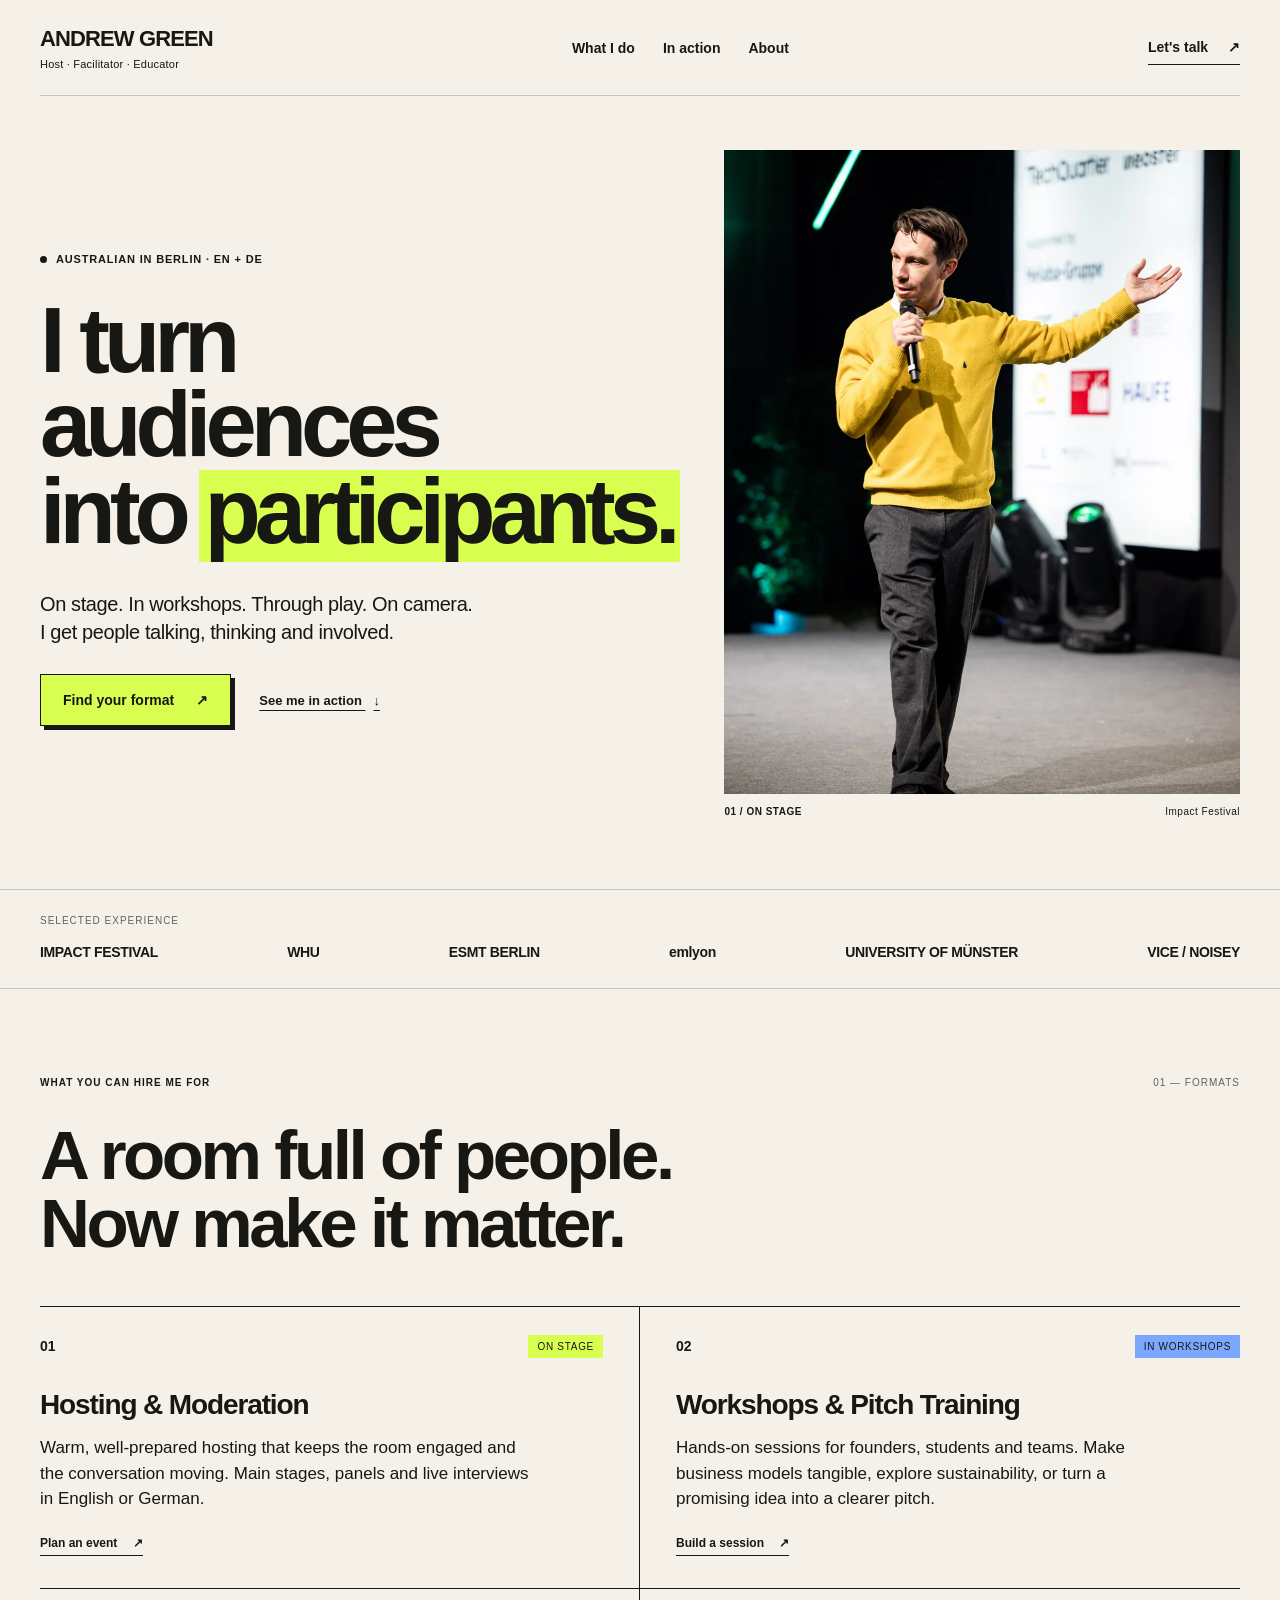
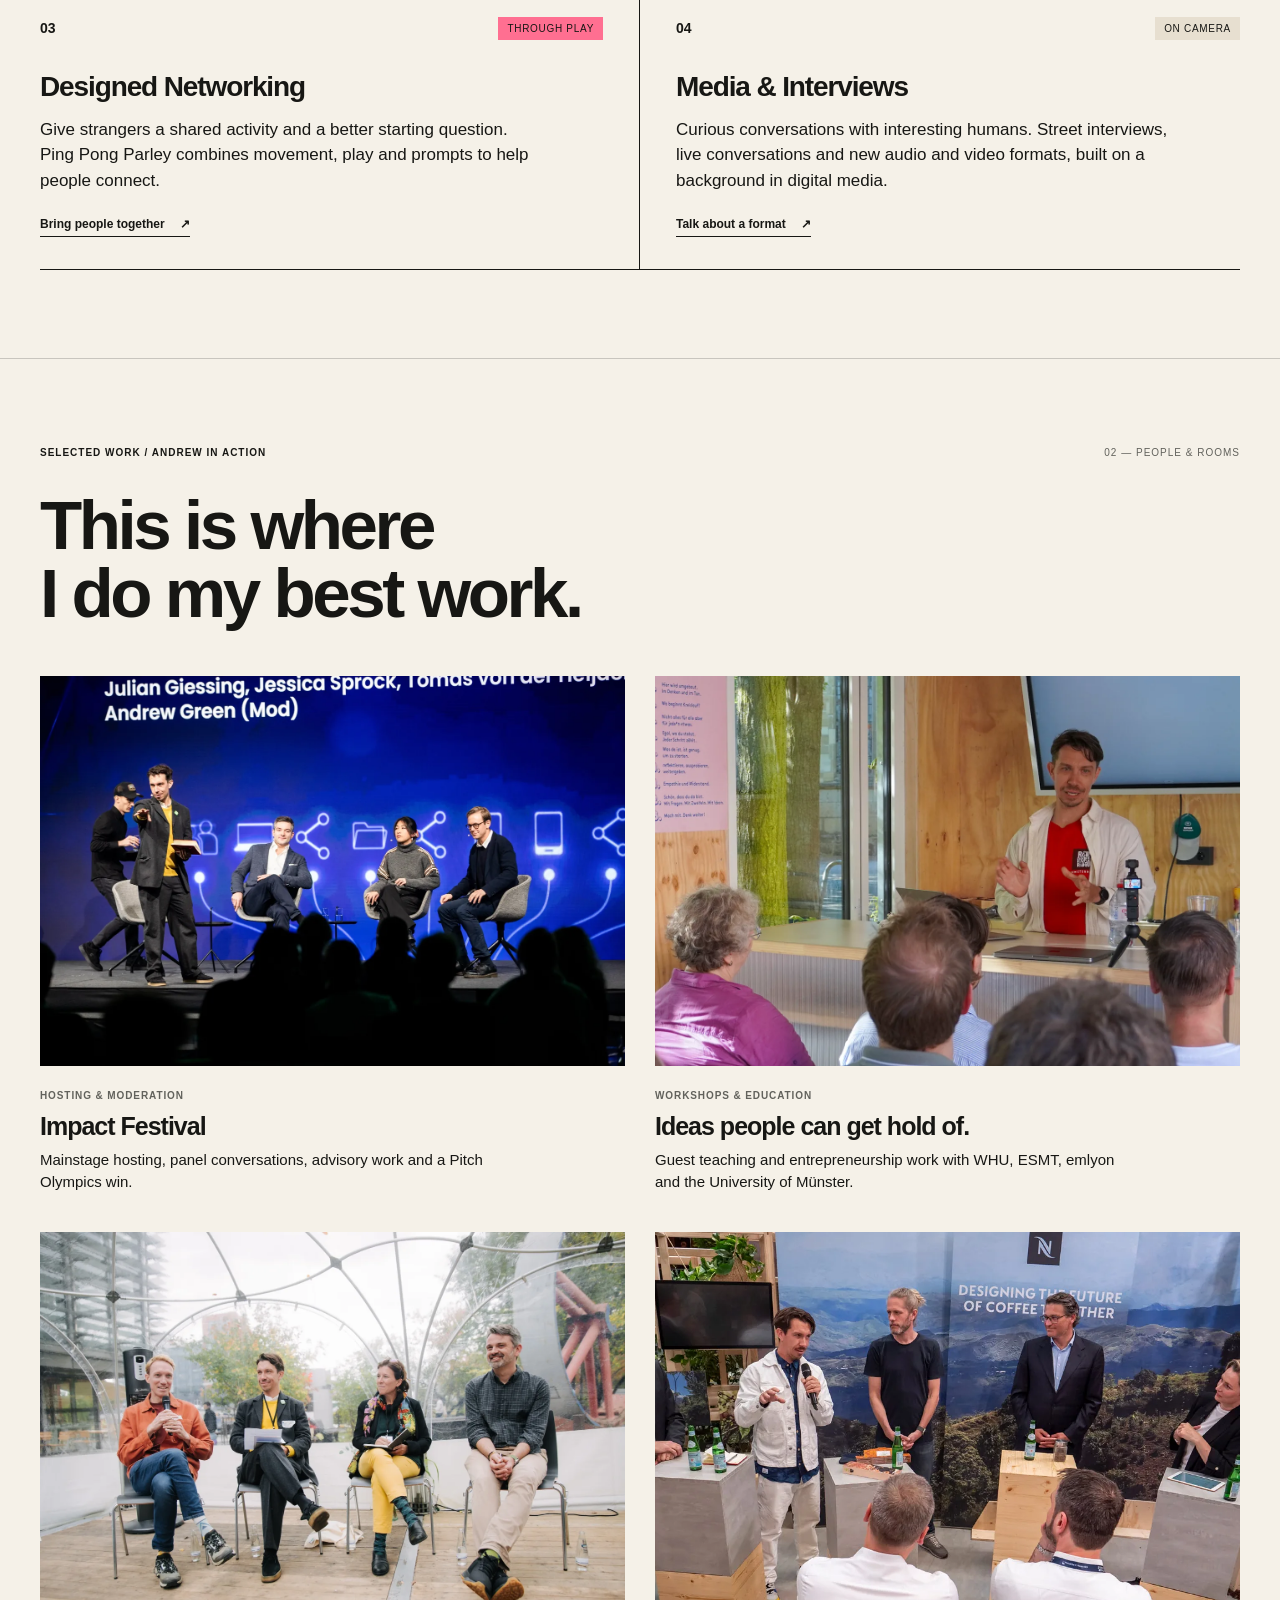
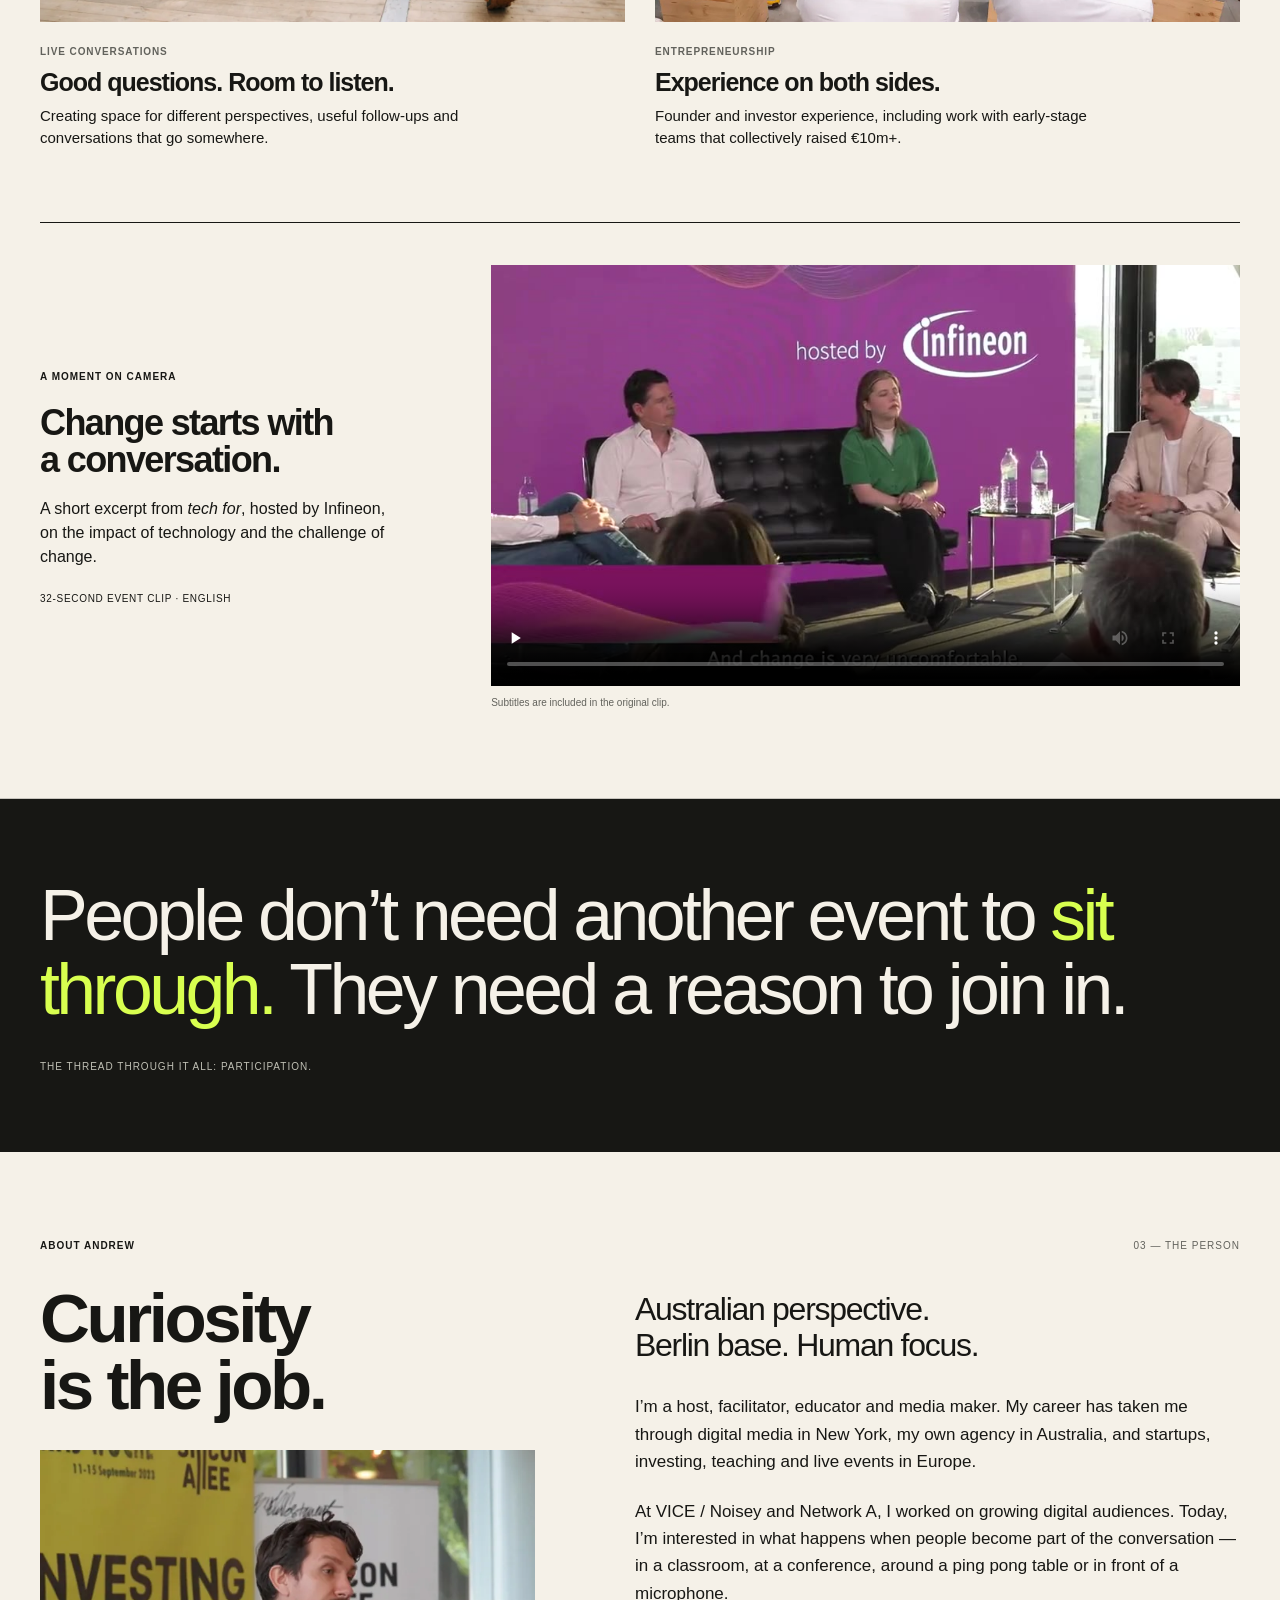
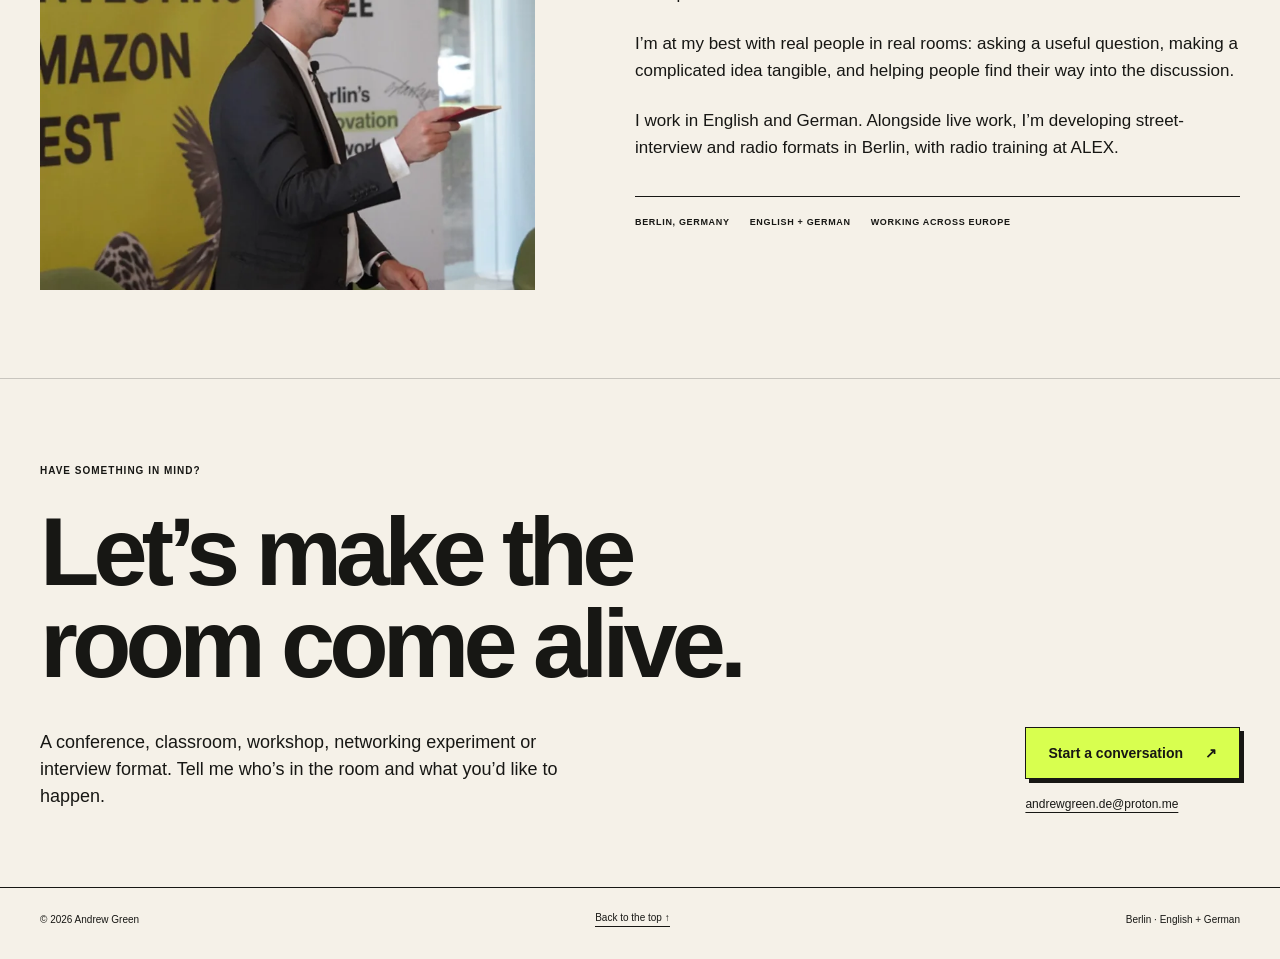
<file: index.html>
<!doctype html>
<html lang="en">
<head>
  <meta charset="utf-8">
  <meta name="viewport" content="width=device-width, initial-scale=1">
  <meta name="description" content="Andrew Green — Berlin-based host, facilitator and educator. Hosting, workshops, pitch training and designed networking in English and German.">
  <meta property="og:title" content="Andrew Green — I turn audiences into participants.">
  <meta property="og:description" content="On stage. In workshops. Through play. On camera. Host, facilitator and educator working in English and German.">
  <meta property="og:type" content="website">
  <meta property="og:url" content="https://konichiwang.github.io/andrew-green/">
  <meta property="og:image" content="https://konichiwang.github.io/andrew-green/assets/impact-stage.webp">
  <meta name="theme-color" content="#f5f1e8">
  <title>Andrew Green — Host · Facilitator · Educator</title>
  <link rel="stylesheet" href="styles.css">
</head>
<body>
  <a class="skip-link" href="#main">Skip to content</a>
  <header class="wrap">
    <nav class="nav" aria-label="Main navigation">
      <a class="name" href="#main">ANDREW GREEN<span>Host · Facilitator · Educator</span></a>
      <div class="navlinks"><a href="#work">What I do</a><a href="#proof">In action</a><a href="#about">About</a></div>
      <a class="nav-contact" href="#contact">Let's talk <span aria-hidden="true">↗</span></a>
    </nav>
  </header>
  <main id="main">
    <section class="hero wrap" aria-labelledby="hero-title">
      <div class="hero-content">
        <div class="eyebrow"><span class="dot" aria-hidden="true"></span>Australian in Berlin · EN + DE</div>
        <h1 id="hero-title">I turn<br>audiences<br>into <span>participants.</span></h1>
        <p class="hero-copy">On stage. In workshops. Through play. On camera. I get people talking, thinking and involved.</p>
        <div class="hero-actions"><a class="button" href="#work">Find your format <span aria-hidden="true">↗</span></a><a class="text-link" href="#proof">See me in action <span aria-hidden="true">↓</span></a></div>
      </div>
      <figure class="hero-photo">
        <img src="assets/hero-host.webp" width="1000" height="1500" alt="Andrew Green hosting on the Impact Festival stage, microphone in hand and gesturing to the room." fetchpriority="high">
        <figcaption><span>01 / ON STAGE</span><span>Impact Festival</span></figcaption>
      </figure>
    </section>
    <div class="experience-strip wrap">
      <p>Selected experience</p>
      <ul aria-label="Selected organisations"><li>IMPACT FESTIVAL</li><li>WHU</li><li>ESMT BERLIN</li><li>emlyon</li><li>UNIVERSITY OF MÜNSTER</li><li>VICE / NOISEY</li></ul>
    </div>
    <section class="section wrap" id="work" aria-labelledby="work-title">
      <div class="section-heading"><div class="kicker">What you can hire me for</div><span class="section-index" aria-hidden="true">01 — FORMATS</span></div>
      <h2 id="work-title">A room full of people.<br>Now make it matter.</h2>
      <div class="services">
        <article class="service"><div class="service-top"><span class="num">01</span><span class="service-tag">ON STAGE</span></div><h3>Hosting &amp; Moderation</h3><p>Warm, well-prepared hosting that keeps the room engaged and the conversation moving. Main stages, panels and live interviews in English or German.</p><a class="service-link" href="#contact">Plan an event <span aria-hidden="true">↗</span></a></article>
        <article class="service"><div class="service-top"><span class="num">02</span><span class="service-tag">IN WORKSHOPS</span></div><h3>Workshops &amp; Pitch Training</h3><p>Hands-on sessions for founders, students and teams. Make business models tangible, explore sustainability, or turn a promising idea into a clearer pitch.</p><a class="service-link" href="#contact">Build a session <span aria-hidden="true">↗</span></a></article>
        <article class="service"><div class="service-top"><span class="num">03</span><span class="service-tag">THROUGH PLAY</span></div><h3>Designed Networking</h3><p>Give strangers a shared activity and a better starting question. Ping Pong Parley combines movement, play and prompts to help people connect.</p><a class="service-link" href="#contact">Bring people together <span aria-hidden="true">↗</span></a></article>
        <article class="service"><div class="service-top"><span class="num">04</span><span class="service-tag">ON CAMERA</span></div><h3>Media &amp; Interviews</h3><p>Curious conversations with interesting humans. Street interviews, live conversations and new audio and video formats, built on a background in digital media.</p><a class="service-link" href="#contact">Talk about a format <span aria-hidden="true">↗</span></a></article>
      </div>
    </section>
    <section class="section wrap" id="proof" aria-labelledby="proof-title">
      <div class="section-heading"><div class="kicker">Selected work / Andrew in action</div><span class="section-index" aria-hidden="true">02 — PEOPLE &amp; ROOMS</span></div>
      <h2 id="proof-title">This is where<br>I do my best work.</h2>
      <div class="work-grid">
        <figure class="work-card"><div class="image-frame"><img src="assets/impact-panel.webp" width="1400" height="933" alt="Andrew moderating a panel on a blue-lit Impact Festival stage." loading="lazy"></div><figcaption><span class="card-label">HOSTING &amp; MODERATION</span><h3>Impact Festival</h3><p>Mainstage hosting, panel conversations, advisory work and a Pitch Olympics win.</p></figcaption></figure>
        <figure class="work-card"><div class="image-frame"><img src="assets/workshop.webp" width="1400" height="868" alt="Andrew explaining an idea to a small group seated around a table in Münster." loading="lazy"></div><figcaption><span class="card-label">WORKSHOPS &amp; EDUCATION</span><h3>Ideas people can get hold of.</h3><p>Guest teaching and entrepreneurship work with WHU, ESMT, emlyon and the University of Münster.</p></figcaption></figure>
        <figure class="work-card"><div class="image-frame"><img src="assets/live-conversation.webp" width="1400" height="933" alt="Andrew listening to a fellow panellist during a live conversation in a transparent outdoor pavilion." loading="lazy"></div><figcaption><span class="card-label">LIVE CONVERSATIONS</span><h3>Good questions. Room to listen.</h3><p>Creating space for different perspectives, useful follow-ups and conversations that go somewhere.</p></figcaption></figure>
        <figure class="work-card"><div class="image-frame"><img src="assets/founder-session.webp" width="1200" height="630" alt="Andrew holding a microphone during an informal founder discussion with speakers and an audience." loading="lazy"></div><figcaption><span class="card-label">ENTREPRENEURSHIP</span><h3>Experience on both sides.</h3><p>Founder and investor experience, including work with early-stage teams that collectively raised €10m+.</p></figcaption></figure>
      </div>
      <div class="video-feature">
        <div class="video-copy"><div class="kicker">A moment on camera</div><h3>Change starts with<br>a conversation.</h3><p>A short excerpt from <i>tech for</i>, hosted by Infineon, on the impact of technology and the challenge of change.</p><span class="clip-label">32-second event clip · English</span></div>
        <div class="video-frame"><video controls playsinline preload="none" poster="assets/conversation-poster.jpg" width="960" height="540" aria-label="Andrew in a tech for conversation about change, hosted by Infineon"><source src="assets/conversation-clip.mp4" type="video/mp4">Your browser cannot play this clip. <a href="assets/conversation-clip.mp4">Download the video</a>.</video><p class="video-caption">Subtitles are included in the original clip.</p></div>
      </div>
    </section>
    <section class="statement" aria-label="My approach"><div class="wrap"><p>People don’t need another event to <em>sit through.</em> They need a reason to join in.</p><span>THE THREAD THROUGH IT ALL: PARTICIPATION.</span></div></section>
    <section class="section wrap" id="about" aria-labelledby="about-title">
      <div class="section-heading"><div class="kicker">About Andrew</div><span class="section-index" aria-hidden="true">03 — THE PERSON</span></div>
      <div class="about">
        <div class="about-visual"><h2 id="about-title">Curiosity<br>is the job.</h2><img src="assets/portrait.webp" width="750" height="875" alt="Andrew speaking with a microphone during an impact investing event." loading="lazy"></div>
        <div class="about-copy"><p class="intro">Australian perspective.<br>Berlin base. Human focus.</p><p>I’m a host, facilitator, educator and media maker. My career has taken me through digital media in New York, my own agency in Australia, and startups, investing, teaching and live events in Europe.</p><p>At VICE / Noisey and Network A, I worked on growing digital audiences. Today, I’m interested in what happens when people become part of the conversation — in a classroom, at a conference, around a ping pong table or in front of a microphone.</p><p>I’m at my best with real people in real rooms: asking a useful question, making a complicated idea tangible, and helping people find their way into the discussion.</p><p>I work in English and German. Alongside live work, I’m developing street-interview and radio formats in Berlin, with radio training at ALEX.</p><div class="about-facts"><span>BERLIN, GERMANY</span><span>ENGLISH + GERMAN</span><span>WORKING ACROSS EUROPE</span></div></div>
      </div>
    </section>
    <section class="cta wrap" id="contact" aria-labelledby="contact-title">
      <div class="kicker">Have something in mind?</div>
      <h2 id="contact-title">Let’s make the<br>room come alive.</h2>
      <div class="cta-bottom"><p>A conference, classroom, workshop, networking experiment or interview format. Tell me who’s in the room and what you’d like to happen.</p><div class="cta-actions"><a class="button" href="mailto:andrewgreen.de@proton.me?subject=Let%27s%20make%20something%20happen">Start a conversation <span aria-hidden="true">↗</span></a><a class="contact-email" href="mailto:andrewgreen.de@proton.me">andrewgreen.de@proton.me</a></div></div>
    </section>
  </main>
  <footer class="wrap"><span>© 2026 Andrew Green</span><a href="#main">Back to the top <span aria-hidden="true">↑</span></a><span>Berlin · English + German</span></footer>
</body>
</html>
</file>
<file: styles.css>
:root{--ink:#171714;--paper:#f5f1e8;--acid:#d8ff4f;--pink:#ff6f91;--line:rgba(23,23,20,.2);--max:1280px}
*{box-sizing:border-box}html{scroll-behavior:smooth;scroll-padding-top:24px}body{margin:0;background:var(--paper);color:var(--ink);font-family:Arial,Helvetica,sans-serif;-webkit-font-smoothing:antialiased}a{color:inherit}img{display:block;max-width:100%;height:auto}figure{margin:0}.wrap{width:100%;max-width:var(--max);margin:auto;padding:0 40px}a:focus-visible,video:focus-visible{outline:3px solid #3054b9;outline-offset:6px}.skip-link{position:absolute;left:16px;top:-80px;background:var(--acid);padding:12px;z-index:10}.skip-link:focus{top:12px}.nav{min-height:96px;display:flex;align-items:center;justify-content:space-between;gap:24px;border-bottom:1px solid var(--line)}.name{font-size:22px;font-weight:800;letter-spacing:-.04em;text-decoration:none}.name span{display:block;font-size:11px;letter-spacing:.02em;font-weight:400;margin-top:6px}.navlinks{display:flex;gap:28px}.navlinks a,.nav-contact{font-size:14px;font-weight:700;text-decoration:none}.navlinks a:hover{text-decoration:underline;text-underline-offset:6px}.nav-contact{border-bottom:1px solid var(--ink);padding:9px 0;white-space:nowrap}.nav-contact span{margin-left:16px}
.hero{display:grid;grid-template-columns:minmax(0,1.25fr) minmax(0,1fr);gap:40px;align-items:center;padding-top:54px;padding-bottom:60px}.hero-content{min-width:0}.eyebrow{display:flex;align-items:center;gap:9px;text-transform:uppercase;font-weight:700;letter-spacing:.075em;font-size:11px;margin-bottom:34px}.dot{display:block;background:var(--ink);width:7px;height:7px;border-radius:50%;flex-shrink:0}.hero h1{font-size:clamp(54px,7.2vw,96px);line-height:.91;letter-spacing:-.065em;margin:0 0 28px;font-weight:800}.hero h1 span{display:inline-block;background:var(--acid);padding:0 .06em .085em;margin-left:-.06em;margin-top:.035em;white-space:nowrap}.hero-copy{font-size:20px;line-height:1.4;letter-spacing:-.02em;max-width:435px;margin:0}.hero-actions{display:flex;gap:28px;align-items:center;flex-wrap:wrap;margin-top:28px}.button{display:inline-flex;justify-content:space-between;align-items:center;gap:22px;background:var(--acid);border:1px solid var(--ink);padding:17px 22px;text-decoration:none;font-size:14px;font-weight:700;box-shadow:4px 4px 0 var(--ink);transition:transform .15s,box-shadow .15s}.button:hover{transform:translate(2px,2px);box-shadow:2px 2px 0 var(--ink)}.text-link{font-size:13px;font-weight:700;text-decoration:underline;text-underline-offset:5px}.text-link span{margin-left:8px}.hero-photo img{width:100%;aspect-ratio:4/5;object-fit:cover;object-position:50% 35%;background:var(--ink)}.hero-photo figcaption{display:flex;justify-content:space-between;gap:12px;font-size:10px;padding:12px 0;letter-spacing:.05em}.hero-photo figcaption span:first-child{font-weight:700}.experience-strip{padding-top:25px;padding-bottom:28px;border-top:1px solid var(--line);border-bottom:1px solid var(--line)}.experience-strip p{font-size:10px;text-transform:uppercase;letter-spacing:.1em;margin:0 0 18px;color:#62625c}.experience-strip ul{margin:0;padding:0;list-style:none;display:flex;justify-content:space-between;align-items:center;gap:22px;flex-wrap:wrap}.experience-strip li{font-size:14px;font-weight:700;letter-spacing:-.025em}
.section{padding-top:88px;padding-bottom:88px;border-bottom:1px solid var(--line)}.section-heading{display:flex;justify-content:space-between;gap:24px;margin-bottom:34px}.kicker,.section-index{font-size:10px;text-transform:uppercase;letter-spacing:.1em;font-weight:700}.section-index{font-weight:400;color:#62625c}.section h2{font-size:clamp(42px,5.4vw,70px);line-height:.98;letter-spacing:-.05em;margin:0 0 48px;font-weight:700}.services{display:grid;grid-template-columns:repeat(2,minmax(0,1fr));border-top:1px solid var(--ink)}.service{padding:28px 36px 32px 0;border-bottom:1px solid var(--ink);display:flex;flex-direction:column;align-items:flex-start}.service:nth-child(odd){border-right:1px solid var(--ink)}.service:nth-child(even){padding-left:36px;padding-right:0}.service-top{display:flex;justify-content:space-between;width:100%;align-items:center;margin-bottom:32px}.num{font-size:14px;font-weight:700}.service-tag{font-size:10px;letter-spacing:.07em;background:var(--acid);padding:6px 9px}.service:nth-child(2) .service-tag{background:#7ca7ff}.service:nth-child(3) .service-tag{background:var(--pink)}.service:nth-child(4) .service-tag{background:#e7dfd0}.service h3{font-size:28px;letter-spacing:-.04em;line-height:1.08;margin:0 0 15px}.service p{font-size:17px;line-height:1.5;max-width:495px;margin:0 0 24px}.service-link{font-size:12px;font-weight:700;text-decoration:none;border-bottom:1px solid var(--ink);padding-bottom:5px;margin-top:auto}.service-link span{margin-left:12px}
.work-grid{display:grid;grid-template-columns:repeat(2,minmax(0,1fr));column-gap:30px;row-gap:38px}.image-frame{overflow:hidden;background:#ddd8ce}.work-card img{width:100%;aspect-ratio:3/2;object-fit:cover}.work-card:nth-child(2) img{object-position:70% 50%}.work-card:nth-child(4) img{object-position:center}.work-card figcaption{padding-top:19px}.card-label{font-size:10px;text-transform:uppercase;letter-spacing:.09em;color:#62625c;font-weight:700}.work-card h3{font-size:25px;line-height:1.12;letter-spacing:-.04em;margin:9px 0}.work-card p{font-size:15px;line-height:1.5;max-width:470px;margin:0}.video-feature{display:grid;grid-template-columns:.7fr 1.3fr;gap:48px;margin-top:72px;padding-top:42px;border-top:1px solid var(--ink);align-items:center}.video-copy h3{font-size:36px;line-height:1.04;letter-spacing:-.045em;margin:22px 0 18px}.video-copy p{font-size:16px;line-height:1.5;max-width:360px}.clip-label{display:block;font-size:10px;text-transform:uppercase;letter-spacing:.07em;margin-top:24px}.video-frame{min-width:0}.video-frame video{display:block;width:100%;height:auto;aspect-ratio:16/9;background:var(--ink)}.video-caption{font-size:10px;line-height:1.4;color:#62625c;margin:10px 0 0}
.statement{background:var(--ink);color:var(--paper);padding:80px 0}.statement p{font-size:clamp(42px,5.6vw,76px);line-height:1.03;letter-spacing:-.05em;margin:0;max-width:1100px}.statement em{font-style:normal;color:var(--acid)}.statement span{display:block;font-size:10px;letter-spacing:.1em;margin-top:34px;color:#c0c0b5}.about{display:grid;grid-template-columns:minmax(0,.9fr) minmax(0,1.1fr);gap:100px}.about-visual h2{margin-bottom:30px}.about-visual img{width:100%;max-height:440px;object-fit:cover;object-position:50% 30%}.about-copy{padding-top:7px}.about-copy p{font-size:17px;line-height:1.6;margin:0 0 23px}.about-copy .intro{font-size:32px;line-height:1.12;letter-spacing:-.04em;margin-bottom:30px}.about-facts{display:flex;flex-wrap:wrap;gap:12px 20px;border-top:1px solid var(--ink);padding-top:20px;margin-top:35px}.about-facts span{font-size:9px;font-weight:700;letter-spacing:.075em}.cta{padding-top:86px;padding-bottom:76px}.cta h2{font-size:clamp(44px,7.6vw,102px);line-height:.94;letter-spacing:-.06em;margin:30px 0 38px}.cta-bottom{display:flex;justify-content:space-between;align-items:center;gap:40px}.cta-bottom p{font-size:18px;line-height:1.5;max-width:540px;margin:0}.cta-bottom .button{flex-shrink:0}footer{display:flex;justify-content:space-between;gap:20px;align-items:center;padding-top:24px!important;padding-bottom:32px!important;border-top:1px solid var(--ink);font-size:10px}footer a{text-decoration:none;border-bottom:1px solid var(--ink);padding-bottom:3px}
@media(min-width:1400px){.hero h1{font-size:96px}}
@media(max-width:1050px){.wrap{padding-left:28px;padding-right:28px}.hero{gap:28px}.hero h1{font-size:7.1vw}.hero-copy{font-size:18px}.hero-actions{gap:20px}.hero-photo img{aspect-ratio:3/4}.about{gap:55px}.navlinks{gap:20px}.experience-strip ul{justify-content:flex-start;gap:16px 30px}.video-feature{gap:30px}.video-copy h3{font-size:30px}.service h3{font-size:25px}}
@media(max-width:760px){.wrap{padding-left:20px;padding-right:20px}.nav{min-height:80px}.name{font-size:19px}.name span{font-size:10px}.navlinks{display:none}.nav-contact{font-size:12px}.nav-contact span{margin-left:8px}.hero{grid-template-columns:1fr;gap:36px;padding-top:42px;padding-bottom:34px}.eyebrow{margin-bottom:26px;font-size:10px}.hero h1{font-size:clamp(48px,12.6vw,86px);max-width:650px}.hero-copy{font-size:18px;max-width:470px}.hero-actions{gap:25px;margin-top:25px}.hero-photo img{aspect-ratio:5/4;object-position:50% 24%}.hero-photo figcaption{font-size:9px}.experience-strip{padding-top:22px;padding-bottom:24px}.experience-strip li{font-size:11px}.experience-strip ul{gap:16px 22px}.section{padding-top:60px;padding-bottom:60px}.section-heading{margin-bottom:28px}.section-index{display:none}.section h2{font-size:42px;margin-bottom:34px}.services{grid-template-columns:1fr}.service{padding:24px 0 29px}.service:nth-child(odd){border-right:0}.service:nth-child(even){padding-left:0}.service-top{margin-bottom:23px}.service h3{font-size:27px}.service p{font-size:16px;max-width:none}.work-grid{grid-template-columns:1fr;row-gap:34px}.work-card h3{font-size:25px}.work-card img{aspect-ratio:3/2}.video-feature{grid-template-columns:1fr;gap:26px;margin-top:48px;padding-top:30px}.video-copy h3{font-size:34px;margin-top:18px}.video-copy p{max-width:450px}.clip-label{margin-top:18px}.statement{padding:58px 0}.statement p{font-size:43px;line-height:1.04}.statement span{font-size:9px;margin-top:26px}.about{grid-template-columns:1fr;gap:34px}.about-visual img{max-height:400px;object-position:50% 26%;aspect-ratio:1/1}.about-copy .intro{font-size:30px}.about-copy p{font-size:16px}.cta{padding-top:60px;padding-bottom:54px}.cta h2{font-size:clamp(44px,11.8vw,76px);margin-top:26px}.cta-bottom{flex-direction:column;align-items:flex-start;gap:28px}.cta-bottom p{font-size:17px}footer{flex-wrap:wrap;gap:20px}footer span:last-child{display:none}}
@media(prefers-reduced-motion:reduce){html{scroll-behavior:auto}.button{transition:none}}

.contact-email{display:block;font-size:12px;text-underline-offset:4px;margin-top:18px}.cta-actions{flex-shrink:0}
</file>
